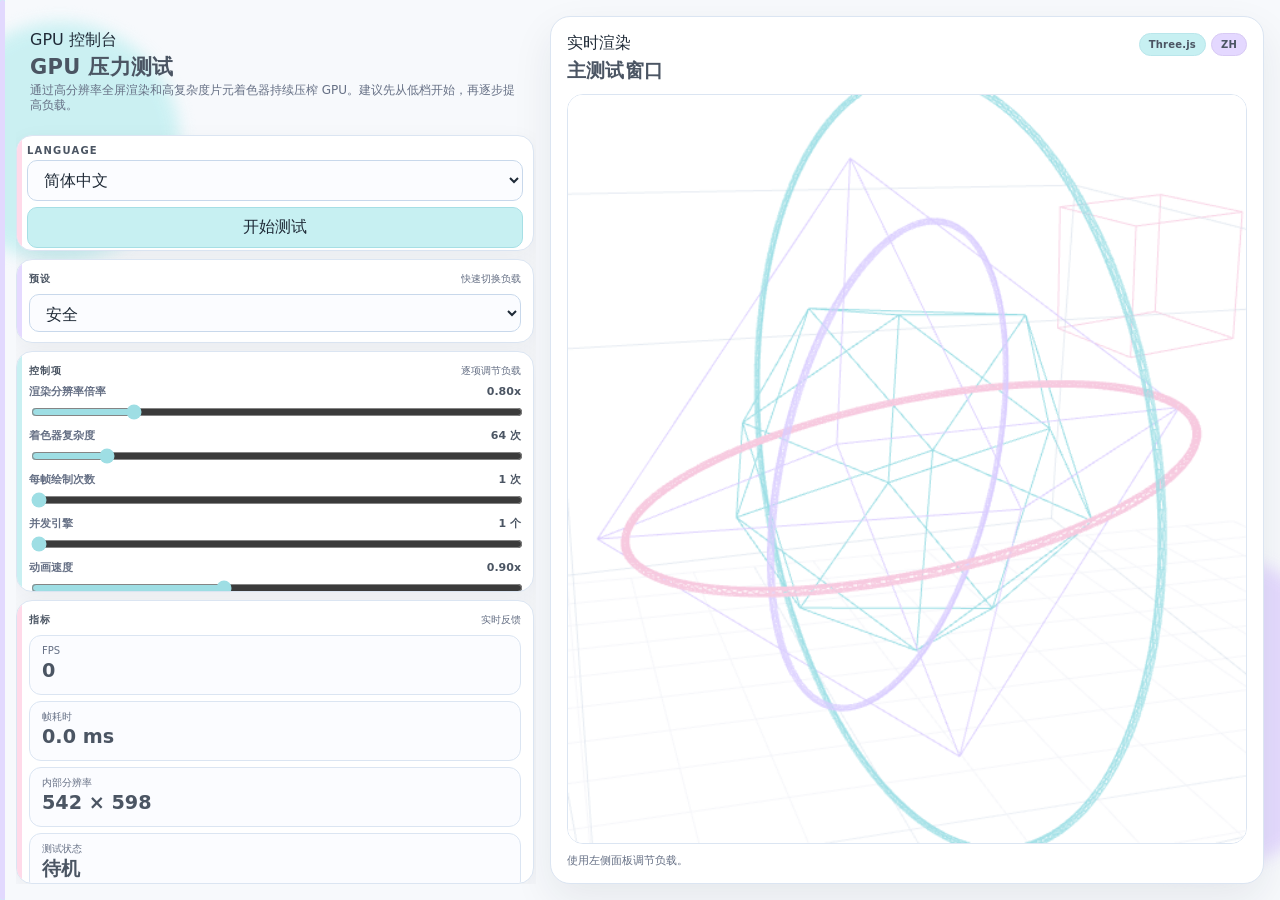
<file: gpu-stress-test.html>
<!doctype html>
<html lang="zh-CN">
<head>
  <meta charset="utf-8" />
  <meta name="viewport" content="width=device-width, initial-scale=1, viewport-fit=cover" />
  <title>GPU 压力测试</title>
  <style>
    :root {
      color-scheme: light;
      --bg: #f7f9fc;
      --surface: #ffffff;
      --surface-soft: #fbfcff;
      --surface-tint: #f6fbff;
      --line: #dbe5f2;
      --line-strong: #c8d8eb;
      --text: #1f2a37;
      --muted: #667085;
      --accent-cyan: #c7f0f2;
      --accent-purple: #e4d8ff;
      --accent-pink: #ffd9e8;
      --accent-ink: #4b5563;
      --shadow: 0 16px 40px rgba(31, 42, 55, 0.08);
      --shadow-soft: 0 8px 24px rgba(31, 42, 55, 0.06);
    }

    * {
      box-sizing: border-box;
    }

    html, body {
      width: 100%;
      height: 100%;
      margin: 0;
      overflow: hidden;
      background: var(--bg);
      color: var(--text);
      font-family: "Segoe UI", "Microsoft YaHei UI", system-ui, sans-serif;
    }

    #app {
      position: relative;
      width: 100%;
      height: 100%;
      isolation: isolate;
    }

    #app::before,
    #app::after {
      content: "";
      position: absolute;
      border-radius: 999px;
      pointer-events: none;
      z-index: 0;
      filter: blur(8px);
      opacity: 0.9;
    }

    #app::before {
      width: 240px;
      height: 240px;
      left: -60px;
      top: 22px;
      background: var(--accent-cyan);
    }

    #app::after {
      width: 320px;
      height: 320px;
      right: -80px;
      bottom: 28px;
      background: var(--accent-purple);
    }

    canvas {
      display: block;
      width: 100%;
      height: 100%;
      image-rendering: auto;
      cursor: crosshair;
      position: relative;
      z-index: 1;
    }

    .overlay {
      position: absolute;
      inset: 0;
      pointer-events: none;
      display: flex;
      flex-direction: column;
      justify-content: space-between;
      padding: 18px;
      gap: 16px;
      z-index: 2;
    }

    .topbar,
    .panel {
      pointer-events: auto;
      background: var(--surface);
      border: 1px solid var(--line);
      box-shadow: var(--shadow);
      border-radius: 18px;
    }

    .topbar {
      padding: 16px 18px;
      display: flex;
      flex-wrap: wrap;
      align-items: center;
      justify-content: space-between;
      gap: 14px;
      box-shadow: var(--shadow-soft);
    }

    .brand {
      display: grid;
      gap: 2px;
    }

    .brand h1 {
      margin: 0;
      font-size: clamp(16px, 1.7vw, 21px);
      letter-spacing: 0.015em;
      color: var(--accent-ink);
    }

    .brand p {
      margin: 0;
      color: var(--muted);
      font-size: 12px;
      line-height: 1.25;
      max-width: 64ch;
    }

    .actions {
      display: flex;
      flex-wrap: wrap;
      gap: 10px;
      align-items: center;
      justify-content: flex-end;
    }

    button,
    select,
    input[type="range"] {
      font: inherit;
    }

    button,
    select {
      border: 1px solid var(--line-strong);
      border-radius: 10px;
      background: var(--surface-soft);
      color: var(--text);
      padding: 9px 12px;
      min-height: 38px;
      outline: none;
      white-space: nowrap;
    }

    button {
      cursor: pointer;
      transition: transform 140ms ease, border-color 140ms ease, box-shadow 140ms ease, background 140ms ease;
    }

    button:hover {
      transform: translateY(-1px);
      border-color: #a8d8dc;
      box-shadow: var(--shadow-soft);
    }

    button.primary {
      background: var(--accent-cyan);
      border-color: #a6dfe5;
    }

    button.danger {
      background: var(--accent-pink);
      border-color: #f0b8cf;
    }

    .grid {
      width: min(100%, 860px);
      display: grid;
      grid-template-columns: repeat(2, minmax(0, 1fr));
      gap: 8px;
    }

    .panel {
      padding: 12px;
      box-shadow: var(--shadow-soft);
    }

    .field {
      display: grid;
      gap: 4px;
    }

    .field label {
      display: grid;
      grid-template-columns: minmax(0, 1fr) auto;
      align-items: center;
      gap: 8px;
      color: var(--muted);
      font-size: 11px;
      font-weight: 600;
      line-height: 1.1;
    }

    .field strong {
      color: var(--accent-ink);
      font-weight: 600;
    }

    input[type="range"] {
      width: 100%;
      accent-color: #9edee4;
    }

    .stats {
      display: grid;
      grid-template-columns: 1fr;
      gap: 6px;
    }

    .stat {
      padding: 10px 12px;
      border-radius: 12px;
      background: var(--surface-soft);
      border: 1px solid var(--line);
      min-height: 60px;
      display: grid;
      align-content: start;
      gap: 4px;
    }

    .stat .k {
      display: block;
      font-size: 10px;
      color: var(--muted);
      line-height: 1.05;
    }

    .stat .v {
      font-size: clamp(15px, 1.5vw, 20px);
      font-weight: 700;
      line-height: 1;
      font-variant-numeric: tabular-nums;
      color: var(--accent-ink);
      white-space: normal;
      overflow-wrap: anywhere;
    }

    .footer {
      pointer-events: auto;
      display: flex;
      align-items: end;
      justify-content: space-between;
      gap: 6px;
      flex-wrap: wrap;
    }

    .hint {
      max-width: 72ch;
      font-size: 11px;
      line-height: 1.25;
      color: var(--muted);
      background: var(--surface-soft);
      border: 1px solid var(--line);
      border-radius: 12px;
      padding: 8px 10px;
    }

    .status {
      min-width: 0;
      width: 100%;
      text-align: left;
      padding: 8px 10px;
      border-radius: 12px;
      border: 1px solid #d7dff0;
      background: var(--surface-tint);
    }

    .status .label {
      display: block;
      font-size: 10px;
      color: var(--muted);
      margin-bottom: 1px;
      line-height: 1.05;
    }

    .status .value {
      font-size: 15px;
      font-weight: 700;
      color: var(--accent-ink);
      line-height: 1.05;
    }

    @media (max-width: 860px) {
      .footer {
        align-items: stretch;
      }

      .status {
        text-align: left;
      }
    }

    @media (max-width: 560px) {
      .overlay {
        padding: 12px;
      }

      .topbar {
        padding: 14px;
      }
    }

    .shell {
      position: relative;
      z-index: 2;
      display: grid;
      grid-template-columns: minmax(440px, 520px) minmax(0, 1fr);
      gap: 14px;
      height: 100%;
      padding: 16px;
    }

    .sidebar {
      min-height: 0;
      display: flex;
      flex-direction: column;
      gap: 8px;
      overflow: auto;
      padding-right: 2px;
    }

    .brand-card {
      padding: 14px;
    }

    .card {
      pointer-events: auto;
      position: relative;
      overflow: hidden;
      background: var(--surface);
      border: 1px solid var(--line);
      border-radius: 16px;
      box-shadow: var(--shadow-soft);
      padding: 12px;
      display: grid;
      gap: 8px;
    }

    .brand-card::before,
    .action-card::before,
    .preset-card::before,
    .controls-card::before,
    .metrics-card::before,
    .stage-card::before {
      content: "";
      position: absolute;
      inset: 0 auto 0 0;
      width: 5px;
      border-radius: inherit;
      opacity: 0.95;
    }

    .brand-card::before {
      background: var(--accent-cyan);
    }

    .action-card::before,
    .metrics-card::before {
      background: var(--accent-pink);
    }

    .preset-card::before,
    .stage-card::before {
      background: var(--accent-purple);
    }

    .controls-card::before {
      background: var(--accent-cyan);
    }

    .action-card {
      padding: 10px;
    }

    .action-row {
      display: grid;
      grid-template-columns: 1fr;
      gap: 6px;
    }

    .language-field {
      display: grid;
      gap: 4px;
    }

    .language-label {
      font-size: 10px;
      font-weight: 700;
      letter-spacing: 0.12em;
      text-transform: uppercase;
      color: var(--accent-ink);
      line-height: 1;
    }

    .action-row > * {
      width: 100%;
      min-width: 0;
    }

    .section-head {
      display: flex;
      align-items: center;
      justify-content: space-between;
      gap: 6px;
      min-width: 0;
    }

    .section-title {
      font-size: 10px;
      font-weight: 800;
      letter-spacing: 0.12em;
      text-transform: uppercase;
      color: var(--accent-ink);
    }

    .section-subtitle {
      font-size: 10px;
      color: var(--muted);
      text-align: right;
      line-height: 1.05;
      white-space: nowrap;
      overflow: hidden;
      text-overflow: ellipsis;
      min-width: 0;
    }

    .controls-grid {
      width: 100%;
      grid-template-columns: 1fr;
      gap: 8px;
    }

    .field label {
      grid-template-columns: minmax(0, 1fr) auto;
      align-items: center;
    }

    .field label span {
      min-width: 0;
      white-space: nowrap;
      overflow: hidden;
      text-overflow: ellipsis;
    }

    .field label strong {
      white-space: nowrap;
    }

    .stage {
      min-height: 0;
      display: flex;
    }

    .stage-card {
      flex: 1;
      min-height: 0;
      display: flex;
      flex-direction: column;
      gap: 10px;
      padding: 16px;
      background: var(--surface);
      border: 1px solid var(--line);
      border-radius: 20px;
      box-shadow: var(--shadow);
    }

    .stage-head {
      display: flex;
      justify-content: space-between;
      align-items: flex-start;
      gap: 12px;
    }

    .stage-title {
      margin-top: 4px;
      font-size: 19px;
      font-weight: 700;
      color: var(--accent-ink);
      letter-spacing: 0.01em;
    }

    .stage-badges {
      display: flex;
      gap: 5px;
      flex-wrap: wrap;
      justify-content: flex-end;
    }

    .badge {
      display: inline-flex;
      align-items: center;
      justify-content: center;
      padding: 5px 9px;
      border-radius: 999px;
      border: 1px solid var(--line);
      background: var(--surface-soft);
      color: var(--accent-ink);
      font-size: 10px;
      font-weight: 700;
      letter-spacing: 0.02em;
    }

    #stageModeText {
      background: var(--accent-cyan);
      border-color: #b9e6eb;
    }

    #stageLangText {
      background: var(--accent-purple);
      border-color: #d8caf4;
    }

    .canvas-frame {
      flex: 1;
      min-height: 0;
      border: 1px solid var(--line);
      border-radius: 16px;
      background: #ffffff;
      overflow: hidden;
      position: relative;
      box-shadow: inset 0 1px 0 rgba(255, 255, 255, 0.9);
    }

    canvas {
      position: relative;
      z-index: 1;
      display: block;
      width: 100%;
      height: 100%;
      image-rendering: auto;
      cursor: crosshair;
      background: #ffffff;
    }

    .stage-foot {
      display: flex;
      align-items: center;
      justify-content: space-between;
      gap: 6px;
      flex-wrap: wrap;
    }

    .stage-note {
      color: var(--muted);
      font-size: 11px;
      line-height: 1.2;
    }

    .status {
      margin-top: auto;
    }

    .button-inline {
      min-width: 0;
    }

    @media (max-width: 1100px) {
      .shell {
        grid-template-columns: minmax(400px, 460px) minmax(0, 1fr);
      }
    }

    @media (max-width: 900px) {
      body {
        overflow: auto;
      }

      #app {
        min-height: 100%;
        overflow: auto;
      }

      .shell {
        height: auto;
        min-height: 100%;
        grid-template-columns: 1fr;
        grid-template-rows: auto minmax(520px, 1fr);
      }

      .sidebar {
        max-height: 46vh;
      }

      .stage-card {
        min-height: 520px;
      }

      .action-row {
        grid-template-columns: 1fr;
      }
    }

    ::selection {
      background: var(--accent-purple);
      color: var(--text);
    }
  </style>
</head>
<body>
  <div id="app">
    <div class="shell">
      <aside class="sidebar">
        <div class="brand brand-card">
          <div class="eyebrow" id="pageEyebrow">GPU Control Room</div>
          <h1 id="pageTitle">GPU 压力测试</h1>
          <p id="pageSubtitle">通过高分辨率全屏渲染和高复杂度片元着色器持续压榨 GPU。建议先从低档开始，再逐步提高负载。</p>
        </div>

        <div class="card action-card">
          <div class="action-row">
            <div class="language-field">
              <span class="language-label">Language</span>
              <select id="languageSelect" aria-label="Language">
              <option value="zh-CN">简体中文</option>
              <option value="en">English</option>
              <option value="ja">日本語</option>
              </select>
            </div>
            <button id="toggleBtn" class="primary">开始测试</button>
          </div>
        </div>

        <div class="card preset-card">
          <div class="section-head">
            <span class="section-title" id="presetLabelText">预设</span>
            <span class="section-subtitle" id="presetHintText">快速切换负载</span>
          </div>
          <select id="preset">
            <option value="safe" selected>安全</option>
            <option value="medium">中等</option>
            <option value="extreme">极限</option>
            <option value="ultra">超压</option>
          </select>
        </div>

        <div class="card controls-card">
          <div class="section-head">
            <span class="section-title" id="controlsLabelText">控制项</span>
            <span class="section-subtitle" id="controlsHintText">逐项调节负载</span>
          </div>
          <div class="grid controls-grid">
            <div class="field">
              <label><span id="resolutionLabelText">渲染分辨率倍率</span><strong id="resLabel">1.00x</strong></label>
              <input id="resolution" type="range" min="0.5" max="2" step="0.05" value="0.8" />
            </div>
            <div class="field">
              <label><span id="complexityLabelText">着色器复杂度</span><strong id="complexityLabel">64 次</strong></label>
              <input id="complexity" type="range" min="32" max="256" step="1" value="64" />
            </div>
            <div class="field">
              <label><span id="passesLabelText">每帧绘制次数</span><strong id="passesLabel">1 次</strong></label>
              <input id="passes" type="range" min="1" max="8" step="1" value="1" />
            </div>
            <div class="field">
              <label><span id="enginesLabelText">并发引擎</span><strong id="engineCountLabel">1 个</strong></label>
              <input id="engines" type="range" min="1" max="2" step="1" value="1" />
            </div>
            <div class="field">
              <label><span id="speedLabelText">动画速度</span><strong id="speedLabel">0.90x</strong></label>
              <input id="speed" type="range" min="0.2" max="2" step="0.05" value="0.9" />
            </div>
          </div>
        </div>

        <div class="card metrics-card">
          <div class="section-head">
            <span class="section-title" id="metricsLabelText">指标</span>
            <span class="section-subtitle" id="metricsHintText">实时反馈</span>
          </div>
          <div class="stats">
            <div class="stat"><span class="k" id="fpsLabelText">FPS</span><span class="v" id="fps">0</span></div>
            <div class="stat"><span class="k" id="frameMsLabelText">帧耗时</span><span class="v" id="frameMs">0.0 ms</span></div>
            <div class="stat"><span class="k" id="internalSizeLabelText">内部分辨率</span><span class="v" id="internalSize">0 × 0</span></div>
            <div class="stat"><span class="k" id="renderStateLabelText">测试状态</span><span class="v" id="renderState">待机</span></div>
          </div>
        </div>

      </aside>

      <main class="stage">
        <section class="stage-card">
          <div class="stage-head">
            <div>
              <div class="eyebrow" id="stageEyebrow">Live Render</div>
              <div class="stage-title" id="stageTitleText">主测试窗口</div>
            </div>
            <div class="stage-badges">
              <span class="badge" id="stageModeText">Three.js</span>
              <span class="badge" id="stageLangText">ZH</span>
            </div>
          </div>
          <div class="canvas-frame">
            <canvas id="gl"></canvas>
          </div>
          <div class="stage-foot">
            <div class="stage-note" id="stageNoteText">Use the left panel to tune load.</div>
          </div>
        </section>
      </main>
    </div>
  </div>

  <script src="./three.min.js"></script>
  <script>
    (() => {
      const canvas = document.getElementById('gl');
      const toggleBtn = document.getElementById('toggleBtn');
      const preset = document.getElementById('preset');
      const langSelect = document.getElementById('languageSelect');
      const resolution = document.getElementById('resolution');
      const complexity = document.getElementById('complexity');
      const passes = document.getElementById('passes');
      const engines = document.getElementById('engines');
      const speed = document.getElementById('speed');
      const pageTitle = document.getElementById('pageTitle');
      const pageSubtitle = document.getElementById('pageSubtitle');
      const pageEyebrow = document.getElementById('pageEyebrow');
      const presetLabelText = document.getElementById('presetLabelText');
      const presetHintText = document.getElementById('presetHintText');
      const controlsLabelText = document.getElementById('controlsLabelText');
      const controlsHintText = document.getElementById('controlsHintText');
      const metricsLabelText = document.getElementById('metricsLabelText');
      const metricsHintText = document.getElementById('metricsHintText');
      const resolutionLabelText = document.getElementById('resolutionLabelText');
      const complexityLabelText = document.getElementById('complexityLabelText');
      const passesLabelText = document.getElementById('passesLabelText');
      const enginesLabelText = document.getElementById('enginesLabelText');
      const speedLabelText = document.getElementById('speedLabelText');
      const fpsLabelText = document.getElementById('fpsLabelText');
      const frameMsLabelText = document.getElementById('frameMsLabelText');
      const internalSizeLabelText = document.getElementById('internalSizeLabelText');
      const renderStateLabelText = document.getElementById('renderStateLabelText');
      const stageEyebrow = document.getElementById('stageEyebrow');
      const stageTitleText = document.getElementById('stageTitleText');
      const stageModeText = document.getElementById('stageModeText');
      const stageLangText = document.getElementById('stageLangText');
      const stageNoteText = document.getElementById('stageNoteText');
      const resLabel = document.getElementById('resLabel');
      const complexityLabel = document.getElementById('complexityLabel');
      const passesLabel = document.getElementById('passesLabel');
      const engineCountLabel = document.getElementById('engineCountLabel');
      const speedLabel = document.getElementById('speedLabel');
      const fpsEl = document.getElementById('fps');
      const frameMsEl = document.getElementById('frameMs');
      const internalSizeEl = document.getElementById('internalSize');
      const renderStateEl = document.getElementById('renderState');
      const statusTextEl = document.getElementById('statusText');

      const i18n = {
        'zh-CN': {
          htmlLang: 'zh-CN',
          title: 'GPU 压力测试',
          eyebrow: 'GPU 控制台',
          subtitle: '通过高分辨率全屏渲染和高复杂度片元着色器持续压榨 GPU。建议先从低档开始，再逐步提高负载。',
          buttons: { start: '开始测试', pause: '暂停测试', fullscreen: '全屏', reset: '停止并重置' },
          presetTitle: '预设',
          presetHint: '快速切换负载',
          controlsTitle: '控制项',
          controlsHint: '逐项调节负载',
          metricsTitle: '指标',
          metricsHint: '实时反馈',
          labels: {
            resolution: '渲染分辨率倍率',
            complexity: '着色器复杂度',
            passes: '每帧绘制次数',
            engines: '并发引擎',
            speed: '动画速度',
            fps: 'FPS',
            frameMs: '帧耗时',
            internalSize: '内部分辨率',
            renderState: '测试状态'
          },
          presets: { safe: '安全', medium: '中等', extreme: '极限', ultra: '超压' },
          state: { standby: '待机', running: '运行中', paused: '已暂停', reset: '已重置', unavailable: '不可用', error: '错误' },
          suffix: { complexity: '次', passes: '次', engines: '个' },
          stage: { eyebrow: '实时渲染', title: '主测试窗口', mode: 'Three.js', lang: 'ZH', note: '使用左侧面板调节负载。' },
          status: {
            ready: '按“开始测试”启动压测',
            updated: count => `参数已更新，${count} 个引擎待命。`,
            running: count => `正在压测中，${count} 个引擎并发运行。`,
            paused: '测试已暂停，画面保持静止。',
            load: (load, engines, complexity, passes) => `估算负载：${load}% ，${engines} 个引擎，复杂度 ${complexity}，离屏轮数 ${passes}。`,
            background: '页面切换到后台，浏览器可能会降低刷新率。',
            notSupported: '当前浏览器不支持 Three.js / WebGL',
            compileFailed: msg => `着色器编译失败：${msg}`,
            fullscreenFailed: msg => `全屏失败：${msg}`
          }
        },
        en: {
          htmlLang: 'en',
          title: 'GPU Stress Test',
          eyebrow: 'GPU Control Room',
          subtitle: 'This page pushes the GPU with a heavy WebGL workload. Start from the safe preset and increase gradually.',
          buttons: { start: 'Start Test', pause: 'Pause Test', fullscreen: 'Fullscreen', reset: 'Stop and Reset' },
          presetTitle: 'Presets',
          presetHint: 'Switch load quickly',
          controlsTitle: 'Controls',
          controlsHint: 'Tune each parameter',
          metricsTitle: 'Metrics',
          metricsHint: 'Live feedback',
          labels: {
            resolution: 'Resolution Scale',
            complexity: 'Shader Complexity',
            passes: 'Draw Passes',
            engines: 'Concurrent Engines',
            speed: 'Animation Speed',
            fps: 'FPS',
            frameMs: 'Frame Time',
            internalSize: 'Internal Resolution',
            renderState: 'Status'
          },
          presets: { safe: 'Safe', medium: 'Medium', extreme: 'Extreme', ultra: 'Ultra' },
          state: { standby: 'Standby', running: 'Running', paused: 'Paused', reset: 'Reset', unavailable: 'Unavailable', error: 'Error' },
          suffix: { complexity: 'iterations', passes: 'passes', engines: 'engines' },
          stage: { eyebrow: 'Live Render', title: 'Main Test Window', mode: 'Three.js', lang: 'EN', note: 'Use the left panel to tune load.' },
          status: {
            ready: 'Press "Start Test" to begin.',
            updated: count => `Settings updated, ${count} engine${count === 1 ? '' : 's'} ready.`,
            running: count => `Running with ${count} engine${count === 1 ? '' : 's'}.`,
            paused: 'Test paused. The frame is frozen.',
            load: (load, engines, complexity, passes) => `Estimated load: ${load}% , ${engines} engine${engines === 1 ? '' : 's'}, complexity ${complexity}, offscreen passes ${passes}.`,
            background: 'The page is in the background; the browser may reduce the refresh rate.',
            notSupported: 'This browser does not support Three.js / WebGL',
            compileFailed: msg => `Shader compilation failed: ${msg}`,
            fullscreenFailed: msg => `Fullscreen failed: ${msg}`
          }
        },
        ja: {
          htmlLang: 'ja',
          title: 'GPU ストレステスト',
          eyebrow: 'GPU コントロールルーム',
          subtitle: 'このページは高負荷の WebGL ワークロードで GPU に強い負荷をかけます。まずは安全な設定から始めてください。',
          buttons: { start: 'テスト開始', pause: '一時停止', fullscreen: '全画面', reset: '停止してリセット' },
          presetTitle: 'プリセット',
          presetHint: '負荷を素早く切替',
          controlsTitle: 'コントロール',
          controlsHint: '各項目を調整',
          metricsTitle: 'メトリクス',
          metricsHint: 'リアルタイム表示',
          labels: {
            resolution: 'レンダリング倍率',
            complexity: 'シェーダー複雑度',
            passes: '1フレームの描画回数',
            engines: '同時エンジン数',
            speed: 'アニメ速度',
            fps: 'FPS',
            frameMs: 'フレーム時間',
            internalSize: '内部解像度',
            renderState: '状態'
          },
          presets: { safe: '安全', medium: '中間', extreme: '高負荷', ultra: '超負荷' },
          state: { standby: '待機', running: '実行中', paused: '一時停止', reset: 'リセット済み', unavailable: '利用不可', error: 'エラー' },
          suffix: { complexity: '回', passes: '回', engines: '個' },
          stage: { eyebrow: 'リアルタイム描画', title: 'メインテストウィンドウ', mode: 'Three.js', lang: 'JA', note: '左パネルで負荷を調整します。' },
          status: {
            ready: '「テスト開始」を押して負荷を開始します。',
            updated: count => `設定を更新しました。${count} 個のエンジンが待機しています。`,
            running: count => `${count} 個のエンジンで実行中です。`,
            paused: 'テストは一時停止中です。画面は静止しています。',
            load: (load, engines, complexity, passes) => `推定負荷: ${load}%、${engines} 個のエンジン、複雑度 ${complexity}、オフスクリーン回数 ${passes}。`,
            background: 'ページがバックグラウンドに移動しました。ブラウザが更新頻度を下げる場合があります。',
            notSupported: 'このブラウザは Three.js / WebGL をサポートしていません',
            compileFailed: msg => `シェーダーのコンパイルに失敗しました: ${msg}`,
            fullscreenFailed: msg => `全画面表示に失敗しました: ${msg}`
          }
        }
      };

      const auxHost = document.createElement('div');
      auxHost.style.position = 'absolute';
      auxHost.style.left = '-20000px';
      auxHost.style.top = '0';
      auxHost.style.width = '1px';
      auxHost.style.height = '1px';
      auxHost.style.overflow = 'hidden';
      auxHost.style.pointerEvents = 'none';
      document.body.appendChild(auxHost);

      const config = {
        dpr: Math.max(1, Math.min(window.devicePixelRatio || 1, 3)),
        resScale: Number(resolution.value),
        complexity: Number(complexity.value),
        passes: Number(passes.value),
        engineCount: Number(engines.value),
        speed: Number(speed.value)
      };

      const state = {
        running: false,
        raf: 0,
        batchTimer: 0,
        batchToken: 0,
        batchActive: false,
        batchIndex: 0,
        batchNow: 0,
        batchStart: 0,
        lastFrame: performance.now(),
        smoothMs: 0,
        frameCount: 0,
        fpsLast: performance.now(),
        fps: 0,
        currentEngineCount: 0,
        renderState: 'standby',
        statusKind: 'ready',
        statusArgs: []
      };

      let currentLanguage = i18n[langSelect.value] ? langSelect.value : 'zh-CN';
      let locale = i18n[currentLanguage];

      function setLanguage(language) {
        currentLanguage = i18n[language] ? language : 'zh-CN';
        locale = i18n[currentLanguage];
        langSelect.value = currentLanguage;
        document.documentElement.lang = locale.htmlLang;
        document.title = locale.title;
        pageEyebrow.textContent = locale.eyebrow;
        pageTitle.textContent = locale.title;
        pageSubtitle.textContent = locale.subtitle;
        presetLabelText.textContent = locale.presetTitle;
        presetHintText.textContent = locale.presetHint;
        controlsLabelText.textContent = locale.controlsTitle;
        controlsHintText.textContent = locale.controlsHint;
        metricsLabelText.textContent = locale.metricsTitle;
        metricsHintText.textContent = locale.metricsHint;
        resolutionLabelText.textContent = locale.labels.resolution;
        complexityLabelText.textContent = locale.labels.complexity;
        passesLabelText.textContent = locale.labels.passes;
        enginesLabelText.textContent = locale.labels.engines;
        speedLabelText.textContent = locale.labels.speed;
        fpsLabelText.textContent = locale.labels.fps;
        frameMsLabelText.textContent = locale.labels.frameMs;
        internalSizeLabelText.textContent = locale.labels.internalSize;
        renderStateLabelText.textContent = locale.labels.renderState;
        stageEyebrow.textContent = locale.stage.eyebrow;
        stageTitleText.textContent = locale.stage.title;
        stageModeText.textContent = locale.stage.mode;
        stageLangText.textContent = locale.stage.lang;
        stageNoteText.textContent = locale.stage.note;
        preset.options[0].textContent = locale.presets.safe;
        preset.options[1].textContent = locale.presets.medium;
        preset.options[2].textContent = locale.presets.extreme;
        preset.options[3].textContent = locale.presets.ultra;
        updateToggleButton();
        updateLabels();
        renderStateEl.textContent = locale.state[state.renderState] || locale.state.standby;
        renderStatusFromState();
      }

      function updateToggleButton() {
        toggleBtn.textContent = state.running ? locale.buttons.pause : locale.buttons.start;
      }

      function formatCount(value, unit) {
        return `${value} ${unit}`;
      }

      function updateLabels() {
        resLabel.textContent = config.resScale.toFixed(2) + 'x';
        complexityLabel.textContent = formatCount(config.complexity, locale.suffix.complexity);
        passesLabel.textContent = formatCount(config.passes, locale.suffix.passes);
        engineCountLabel.textContent = formatCount(config.engineCount, locale.suffix.engines);
        speedLabel.textContent = config.speed.toFixed(2) + 'x';
      }

      function renderStatusFromState() {
        if (!renderStateEl || !statusTextEl) {
          return;
        }
        const messages = locale.status;
        const kind = state.statusKind;
        const args = state.statusArgs;
        switch (kind) {
          case 'ready':
            statusTextEl.textContent = messages.ready;
            break;
          case 'updated':
            statusTextEl.textContent = messages.updated(args[0]);
            break;
          case 'running':
            statusTextEl.textContent = messages.running(args[0]);
            break;
          case 'paused':
            statusTextEl.textContent = messages.paused;
            break;
          case 'load':
            statusTextEl.textContent = messages.load(args[0], args[1], args[2], args[3]);
            break;
          case 'background':
            statusTextEl.textContent = messages.background;
            break;
          case 'notSupported':
            statusTextEl.textContent = messages.notSupported;
            break;
          case 'compileFailed':
            statusTextEl.textContent = messages.compileFailed(args[0]);
            break;
          case 'fullscreenFailed':
            statusTextEl.textContent = messages.fullscreenFailed(args[0]);
            break;
          default:
            statusTextEl.textContent = String(kind);
        }
      }

      function setStatus(kind, ...args) {
        state.statusKind = kind;
        state.statusArgs = args;
        renderStatusFromState();
      }

      function setRenderState(kind) {
        state.renderState = kind;
        renderStateEl.textContent = locale.state[kind] || locale.state.standby;
      }

      function createThreeStage(stageCanvas) {
        if (!window.THREE) {
          return null;
        }

        const renderer = new THREE.WebGLRenderer({
          canvas: stageCanvas,
          alpha: false,
          antialias: true,
          depth: true,
          stencil: false,
          preserveDrawingBuffer: false,
          powerPreference: 'high-performance'
        });

        if ('outputColorSpace' in renderer && THREE.SRGBColorSpace) {
          renderer.outputColorSpace = THREE.SRGBColorSpace;
        } else if ('outputEncoding' in renderer && THREE.sRGBEncoding !== undefined) {
          renderer.outputEncoding = THREE.sRGBEncoding;
        }

        renderer.setClearColor(0xffffff, 1);
        renderer.setPixelRatio(1);

        const scene = new THREE.Scene();
        scene.background = new THREE.Color(0xffffff);

        const camera = new THREE.PerspectiveCamera(34, 1, 0.1, 100);
        camera.position.set(0.15, 0.2, 7.4);
        camera.lookAt(0, 0, 0);

        const root = new THREE.Group();
        scene.add(root);

        const colors = {
          cyan: 0x99dde4,
          purple: 0xd9ccff,
          pink: 0xf7c9df,
          slate: 0xc7d2e3
        };

        const lineMaterial = (color, opacity) => new THREE.LineBasicMaterial({
          color,
          transparent: opacity < 1,
          opacity,
          depthTest: true,
          depthWrite: false
        });

        const core = new THREE.LineSegments(
          new THREE.EdgesGeometry(new THREE.IcosahedronGeometry(1.18, 0)),
          lineMaterial(colors.cyan, 0.96)
        );

        const shell = new THREE.LineSegments(
          new THREE.EdgesGeometry(new THREE.OctahedronGeometry(1.86, 0)),
          lineMaterial(colors.purple, 0.88)
        );

        const frame = new THREE.LineSegments(
          new THREE.EdgesGeometry(new THREE.BoxGeometry(4.3, 2.8, 4.3)),
          lineMaterial(colors.slate, 0.42)
        );

        const innerRing = new THREE.Mesh(
          new THREE.TorusGeometry(1.72, 0.022, 6, 160),
          new THREE.MeshBasicMaterial({ color: colors.pink, wireframe: true, transparent: true, opacity: 0.8 })
        );

        const outerRing = new THREE.Mesh(
          new THREE.TorusGeometry(2.28, 0.018, 6, 160),
          new THREE.MeshBasicMaterial({ color: colors.cyan, wireframe: true, transparent: true, opacity: 0.42 })
        );

        const sideRing = new THREE.Mesh(
          new THREE.TorusGeometry(1.48, 0.016, 6, 160),
          new THREE.MeshBasicMaterial({ color: colors.purple, wireframe: true, transparent: true, opacity: 0.56 })
        );

        const grid = new THREE.GridHelper(12, 18, 0xcfd9e6, 0xe6ebf2);
        grid.position.y = -2.4;
        if (Array.isArray(grid.material)) {
          for (const material of grid.material) {
            material.transparent = true;
            material.opacity = 0.38;
          }
        } else {
          grid.material.transparent = true;
          grid.material.opacity = 0.38;
        }

        root.add(frame, grid, core, shell, innerRing, outerRing, sideRing);

        const accent = new THREE.LineSegments(
          new THREE.EdgesGeometry(new THREE.BoxGeometry(0.86, 0.86, 0.86)),
          lineMaterial(colors.pink, 0.78)
        );
        accent.position.set(1.95, 1.08, -0.75);
        root.add(accent);

        function resize(width, height) {
          if (!width || !height) {
            return;
          }
          renderer.setSize(width, height, false);
          camera.aspect = width / height;
          camera.updateProjectionMatrix();
        }

        function render(now) {
          const t = now * 0.00028 * Math.max(0.2, config.speed);
          root.rotation.x = 0.16 + Math.sin(t * 0.62) * 0.08;
          root.rotation.y = t * 0.55;
          root.rotation.z = Math.sin(t * 0.34) * 0.05;
          core.rotation.x = t * 0.48;
          core.rotation.y = -t * 0.36;
          shell.rotation.x = -t * 0.21;
          shell.rotation.z = t * 0.27;
          frame.rotation.x = 0.12 + Math.sin(t * 0.26) * 0.03;
          frame.rotation.y = t * 0.12;
          innerRing.rotation.x = Math.PI * 0.5 + Math.sin(t * 0.5) * 0.08;
          innerRing.rotation.y = t * 0.38;
          outerRing.rotation.y = Math.PI * 0.5 + t * 0.44;
          outerRing.rotation.z = Math.sin(t * 0.22) * 0.07;
          sideRing.rotation.x = t * 0.31;
          sideRing.rotation.y = Math.PI * 0.25 + Math.sin(t * 0.28) * 0.09;
          accent.rotation.set(t * 0.25, t * 0.34, t * 0.12);
          camera.position.x = Math.sin(t * 0.18) * 0.22;
          camera.position.y = 0.18 + Math.cos(t * 0.22) * 0.08;
          camera.position.z = 7.4;
          camera.lookAt(0, 0, 0);
          renderer.render(scene, camera);
        }

        function dispose() {
          renderer.dispose();
          core.geometry.dispose();
          shell.geometry.dispose();
          frame.geometry.dispose();
          innerRing.geometry.dispose();
          outerRing.geometry.dispose();
          sideRing.geometry.dispose();
          accent.geometry.dispose();
          core.material.dispose();
          shell.material.dispose();
          frame.material.dispose();
          innerRing.material.dispose();
          outerRing.material.dispose();
          sideRing.material.dispose();
          accent.material.dispose();
          grid.geometry.dispose();
          if (Array.isArray(grid.material)) {
            for (const material of grid.material) {
              material.dispose();
            }
          } else {
            grid.material.dispose();
          }
        }

        return {
          renderer,
          resize,
          render,
          dispose
        };
      }

      const stageRenderer = createThreeStage(canvas);
      if (!stageRenderer) {
        setStatus('notSupported');
        setRenderState('unavailable');
        toggleBtn.disabled = true;
      }

      const vsSource = `
        attribute vec2 aPosition;
        varying vec2 vUv;
        void main() {
          vUv = aPosition * 0.5 + 0.5;
          gl_Position = vec4(aPosition, 0.0, 1.0);
        }
      `;

      const sceneFsSource = `
        precision highp float;
        varying vec2 vUv;
        uniform vec2 uResolution;
        uniform float uTime;
        uniform float uPass;
        uniform int uComplexity;
        uniform float uSpeed;
        uniform float uSeed;
        uniform sampler2D uPrev;

        float hash(vec2 p) {
          p = fract(p * vec2(123.34, 456.21));
          p += dot(p, p + 78.233);
          return fract(p.x * p.y);
        }

        vec2 hash2(vec2 p) {
          float n = hash(p);
          return vec2(n, hash(p + n + 19.19));
        }

        mat2 rot(float a) {
          float s = sin(a);
          float c = cos(a);
          return mat2(c, -s, s, c);
        }

        vec3 palette(float t) {
          vec3 a = vec3(0.98, 0.99, 1.00);
          vec3 b = vec3(0.14, 0.10, 0.16);
          vec3 c = vec3(0.22, 0.18, 0.24);
          vec3 d = vec3(0.10, 0.08, 0.14);
          return a - b * cos(6.28318 * (c * t + d));
        }

        void main() {
          vec2 uv = vUv * 2.0 - 1.0;
          uv.x *= uResolution.x / max(uResolution.y, 1.0);

          float t = uTime * 0.001 * uSpeed;
          vec2 p = uv;
          vec2 flow = vec2(0.0);
          vec3 col = vec3(0.985, 0.99, 1.0);
          float glowSum = 0.0;
          float ribbonSum = 0.0;
          float nodeSum = 0.0;

          vec2 orbitA = vec2(sin(t * 0.82 + uSeed), cos(t * 0.74 + 0.4 + uSeed)) * 0.46;
          vec2 orbitB = vec2(sin(t * 0.56 + 1.7 + uSeed), cos(t * 0.63 + 0.9)) * 0.34;
          vec2 orbitC = vec2(sin(t * 0.95 + 2.2), cos(t * 0.88 + 1.1 + uSeed)) * 0.24;

          for (int i = 0; i < 384; i++) {
            if (i >= uComplexity) break;
            float fi = float(i);
            float a = t * 0.42 + fi * 0.071 + uPass * 0.19 + uSeed * 0.7;
            vec2 orbit = vec2(
              sin(a * 1.31 + sin(a * 0.41)) * 0.58,
              cos(a * 1.17 + cos(a * 0.37)) * 0.38
            );
            vec2 drift = vec2(
              sin(a * 0.77 + fi * 0.03 + t),
              cos(a * 0.91 - fi * 0.025 - t * 0.7)
            ) * 0.06;
            vec2 center = orbit + drift;
            float radius = 0.14 + 0.03 * sin(a * 2.0);
            float d = length(p - center);
            float glow = exp(-d * d * (18.0 + 4.0 * sin(fi * 0.17 + t)));
            float ring = exp(-abs(d - radius) * (22.0 + 3.0 * cos(fi * 0.11 + t)));
            float ribbon = exp(-abs((p.y - center.y) - sin(p.x * 2.8 + a) * 0.12) * 24.0);
            float node = exp(-d * d * 240.0) * (0.6 + 0.4 * smoothstep(0.10, 0.22, radius));
            vec3 tint = palette(fract(fi * 0.027 + uSeed * 0.13 + 0.08 * sin(t * 0.2)));

            glowSum += glow;
            ribbonSum += ring + ribbon * 0.35;
            nodeSum += node;
            col += tint * (glow * 0.018 + ring * 0.012 + ribbon * 0.004);

            vec2 swirl = rot(0.004 * sin(a) + 0.002 * cos(fi * 0.3)) * p;
            p = mix(p, swirl, 0.06);
            flow += vec2(sin(a + p.y), cos(a - p.x)) * 0.0015;

            if (mod(fi + uPass, 7.0) < 0.45) {
              vec2 duv = clamp(vUv + flow * 0.01 + hash2(center * 3.0) * 0.002, 0.001, 0.999);
              col += texture2D(uPrev, duv).rgb * 0.02;
            }

            if (mod(fi, 11.0) < 0.5) {
              vec2 duv2 = clamp(vUv + vec2(flow.y, -flow.x) * 0.014, 0.001, 0.999);
              col += texture2D(uPrev, duv2).rgb * 0.012;
            }
          }

          float radial = exp(-dot(uv, uv) * 0.62);
          float haloA = exp(-abs(length(uv - orbitA) - 0.28) * 16.0);
          float haloB = exp(-abs(length(uv - orbitB) - 0.20) * 18.0);
          float haloC = exp(-abs(length(uv - orbitC) - 0.15) * 20.0);
          float lattice = pow(0.5 + 0.5 * sin((uv.x * 1.8 + uv.y * 1.2 + t * 0.4) * 4.5), 8.0);
          float ripple = pow(0.5 + 0.5 * sin((length(uv) * 7.0 - t * 2.4)), 6.0);

          vec3 prev = texture2D(uPrev, clamp(vUv, 0.001, 0.999)).rgb;
          col += vec3(0.05, 0.07, 0.08) * radial;
          col += vec3(0.18, 0.12, 0.22) * haloA * 0.28;
          col += vec3(0.12, 0.18, 0.20) * haloB * 0.22;
          col += vec3(0.20, 0.11, 0.15) * haloC * 0.18;
          col += vec3(0.10, 0.11, 0.13) * lattice * 0.08;
          col += vec3(0.10, 0.09, 0.14) * ripple * 0.07;
          col += vec3(0.18, 0.20, 0.22) * glowSum * 0.003;
          col += vec3(0.14, 0.12, 0.17) * ribbonSum * 0.0025;
          col += vec3(0.08, 0.06, 0.08) * nodeSum * 0.004;
          col = mix(col, prev, 0.14);
          col *= 1.0 - smoothstep(0.18, 1.55, length(uv));
          col += hash(gl_FragCoord.xy + t + uSeed) * 0.008;
          gl_FragColor = vec4(pow(max(col, 0.0), vec3(0.98)), 1.0);
        }
      `;

      const presentFsSource = `
        precision highp float;
        varying vec2 vUv;
        uniform sampler2D uTexture;
        uniform vec2 uResolution;
        uniform float uTime;

        vec3 tap(vec2 uv) {
          return texture2D(uTexture, clamp(uv, vec2(0.001), vec2(0.999))).rgb;
        }

        void main() {
          vec2 px = 1.0 / max(uResolution, vec2(1.0));
          vec2 drift = vec2(sin(uTime * 0.0005), cos(uTime * 0.0007)) * px * 0.9;
          vec3 c = vec3(0.0);
          c += tap(vUv) * 0.30;
          c += tap(vUv + px * vec2(1.0, 0.0)) * 0.11;
          c += tap(vUv + px * vec2(-1.0, 0.0)) * 0.11;
          c += tap(vUv + px * vec2(0.0, 1.0)) * 0.11;
          c += tap(vUv + px * vec2(0.0, -1.0)) * 0.11;
          c += tap(vUv + drift) * 0.10;
          c += tap(vUv - drift) * 0.10;
          c += tap(vUv + px * vec2(2.0, 1.0)) * 0.05;
          c += tap(vUv + px * vec2(-2.0, -1.0)) * 0.05;
          c += tap(vUv + px * vec2(1.0, 2.0)) * 0.05;
          c += tap(vUv + px * vec2(-1.0, -2.0)) * 0.05;
          c += tap(vUv + px * vec2(3.0, -2.0)) * 0.03;
          c += tap(vUv + px * vec2(-3.0, 2.0)) * 0.03;
          float vignette = 1.0 - smoothstep(0.14, 1.45, length(vUv * 2.0 - 1.0));
          c = mix(c, vec3(0.99, 0.995, 1.0), 0.10);
          c = pow(max(c, 0.0), vec3(0.985));
          c *= vignette;
          c += (fract(sin(dot(gl_FragCoord.xy + uTime, vec2(12.9898, 78.233))) * 43758.5453) - 0.5) * 0.006;
          gl_FragColor = vec4(c, 1.0);
        }
      `;

      function clamp(value, min, max) {
        return Math.max(min, Math.min(max, value));
      }

      function compileShader(gl, type, source) {
        const shader = gl.createShader(type);
        gl.shaderSource(shader, source);
        gl.compileShader(shader);
        if (!gl.getShaderParameter(shader, gl.COMPILE_STATUS)) {
          const info = gl.getShaderInfoLog(shader);
          gl.deleteShader(shader);
          throw new Error(info || 'Shader compile failed');
        }
        return shader;
      }

      function createProgram(gl, vs, fs) {
        const program = gl.createProgram();
        gl.attachShader(program, compileShader(gl, gl.VERTEX_SHADER, vs));
        gl.attachShader(program, compileShader(gl, gl.FRAGMENT_SHADER, fs));
        gl.linkProgram(program);
        if (!gl.getProgramParameter(program, gl.LINK_STATUS)) {
          const info = gl.getProgramInfoLog(program);
          gl.deleteProgram(program);
          throw new Error(info || 'Program link failed');
        }
        return program;
      }

      function makeHiddenCanvas() {
        const extra = document.createElement('canvas');
        extra.style.position = 'absolute';
        extra.style.left = '-20000px';
        extra.style.top = '0';
        extra.style.width = '1px';
        extra.style.height = '1px';
        extra.style.opacity = '0.001';
        extra.style.pointerEvents = 'none';
        auxHost.appendChild(extra);
        return extra;
      }

      function createEngine(engineCanvas, engineIndex) {
        const gl = engineCanvas.getContext('webgl', {
          alpha: false,
          antialias: false,
          depth: false,
          stencil: false,
          preserveDrawingBuffer: false,
          premultipliedAlpha: false,
          powerPreference: 'high-performance'
        });

        if (!gl) {
          return null;
        }

        const sceneProgram = createProgram(gl, vsSource, sceneFsSource);
        const presentProgram = createProgram(gl, vsSource, presentFsSource);

        const buffer = gl.createBuffer();
        gl.bindBuffer(gl.ARRAY_BUFFER, buffer);
        gl.bufferData(gl.ARRAY_BUFFER, new Float32Array([
          -1, -1,
           3, -1,
          -1,  3
        ]), gl.STATIC_DRAW);

        gl.disable(gl.DEPTH_TEST);
        gl.disable(gl.BLEND);

        const scenePosLoc = gl.getAttribLocation(sceneProgram, 'aPosition');
        const presentPosLoc = gl.getAttribLocation(presentProgram, 'aPosition');
        gl.useProgram(sceneProgram);
        gl.enableVertexAttribArray(scenePosLoc);
        gl.vertexAttribPointer(scenePosLoc, 2, gl.FLOAT, false, 0, 0);
        gl.useProgram(presentProgram);
        gl.enableVertexAttribArray(presentPosLoc);
        gl.vertexAttribPointer(presentPosLoc, 2, gl.FLOAT, false, 0, 0);

        const sceneUni = {
          resolution: gl.getUniformLocation(sceneProgram, 'uResolution'),
          time: gl.getUniformLocation(sceneProgram, 'uTime'),
          pass: gl.getUniformLocation(sceneProgram, 'uPass'),
          complexity: gl.getUniformLocation(sceneProgram, 'uComplexity'),
          speed: gl.getUniformLocation(sceneProgram, 'uSpeed'),
          seed: gl.getUniformLocation(sceneProgram, 'uSeed'),
          prev: gl.getUniformLocation(sceneProgram, 'uPrev')
        };

        const presentUni = {
          texture: gl.getUniformLocation(presentProgram, 'uTexture'),
          resolution: gl.getUniformLocation(presentProgram, 'uResolution'),
          time: gl.getUniformLocation(presentProgram, 'uTime')
        };

        const local = {
          index: engineIndex,
          gl,
          canvas: engineCanvas,
          sceneProgram,
          presentProgram,
          sceneUni,
          presentUni,
          targetWidth: 0,
          targetHeight: 0,
          targets: [],
          seed: 0.73 + engineIndex * 1.91
        };

        function createTarget(width, height) {
          const texture = gl.createTexture();
          gl.bindTexture(gl.TEXTURE_2D, texture);
          gl.texParameteri(gl.TEXTURE_2D, gl.TEXTURE_MIN_FILTER, gl.LINEAR);
          gl.texParameteri(gl.TEXTURE_2D, gl.TEXTURE_MAG_FILTER, gl.LINEAR);
          gl.texParameteri(gl.TEXTURE_2D, gl.TEXTURE_WRAP_S, gl.CLAMP_TO_EDGE);
          gl.texParameteri(gl.TEXTURE_2D, gl.TEXTURE_WRAP_T, gl.CLAMP_TO_EDGE);
          gl.texImage2D(gl.TEXTURE_2D, 0, gl.RGBA, width, height, 0, gl.RGBA, gl.UNSIGNED_BYTE, null);

          const framebuffer = gl.createFramebuffer();
          gl.bindFramebuffer(gl.FRAMEBUFFER, framebuffer);
          gl.framebufferTexture2D(gl.FRAMEBUFFER, gl.COLOR_ATTACHMENT0, gl.TEXTURE_2D, texture, 0);

          if (gl.checkFramebufferStatus(gl.FRAMEBUFFER) !== gl.FRAMEBUFFER_COMPLETE) {
            gl.deleteFramebuffer(framebuffer);
            gl.deleteTexture(texture);
            throw new Error('Framebuffer incomplete');
          }

          return { texture, framebuffer, width, height };
        }

        function destroyTarget(target) {
          if (!target) {
            return;
          }
          gl.deleteFramebuffer(target.framebuffer);
          gl.deleteTexture(target.texture);
        }

        function clearTarget(target) {
          gl.bindFramebuffer(gl.FRAMEBUFFER, target.framebuffer);
          gl.viewport(0, 0, target.width, target.height);
          gl.clearColor(0.0, 0.0, 0.0, 1.0);
          gl.clear(gl.COLOR_BUFFER_BIT);
        }

        function ensureTargets(width, height) {
          if (local.targetWidth === width && local.targetHeight === height && local.targets.length === 2) {
            return;
          }

          local.targets.forEach(destroyTarget);
          local.targets = [createTarget(width, height), createTarget(width, height)];
          local.targetWidth = width;
          local.targetHeight = height;
          clearTarget(local.targets[0]);
          clearTarget(local.targets[1]);
          gl.bindFramebuffer(gl.FRAMEBUFFER, null);
        }

        function resize(width, height) {
          if (engineCanvas.width !== width || engineCanvas.height !== height) {
            engineCanvas.width = width;
            engineCanvas.height = height;
          }
          gl.viewport(0, 0, width, height);
          ensureTargets(width, height);
        }

        function drawScene(inputTexture, target, now, passIndex) {
          gl.useProgram(sceneProgram);
          gl.bindFramebuffer(gl.FRAMEBUFFER, target.framebuffer);
          gl.viewport(0, 0, target.width, target.height);
          gl.uniform2f(sceneUni.resolution, target.width, target.height);
          gl.uniform1f(sceneUni.time, now);
          gl.uniform1f(sceneUni.pass, passIndex);
          gl.uniform1i(sceneUni.complexity, config.complexity);
          gl.uniform1f(sceneUni.speed, config.speed);
          gl.uniform1f(sceneUni.seed, local.seed);
          gl.activeTexture(gl.TEXTURE0);
          gl.bindTexture(gl.TEXTURE_2D, inputTexture);
          gl.uniform1i(sceneUni.prev, 0);
          gl.drawArrays(gl.TRIANGLES, 0, 3);
        }

        function drawPresent(inputTexture, now) {
          gl.useProgram(presentProgram);
          gl.bindFramebuffer(gl.FRAMEBUFFER, null);
          gl.viewport(0, 0, engineCanvas.width, engineCanvas.height);
          gl.uniform2f(presentUni.resolution, engineCanvas.width, engineCanvas.height);
          gl.uniform1f(presentUni.time, now);
          gl.activeTexture(gl.TEXTURE0);
          gl.bindTexture(gl.TEXTURE_2D, inputTexture);
          gl.uniform1i(presentUni.texture, 0);
          gl.drawArrays(gl.TRIANGLES, 0, 3);
        }

        function render(now, passCount) {
          if (local.targets.length < 2) {
            return;
          }

          let sourceTexture = local.targets[1].texture;
          const effectivePasses = Math.max(1, passCount);
          for (let i = 0; i < effectivePasses; i++) {
            const target = local.targets[i % 2];
            drawScene(sourceTexture, target, now + engineIndex * 7.5, i);
            sourceTexture = target.texture;
          }
          drawPresent(sourceTexture, now + engineIndex * 7.5);
        }

        function dispose() {
          local.targets.forEach(destroyTarget);
          local.targets = [];
          gl.deleteBuffer(buffer);
          gl.deleteProgram(sceneProgram);
          gl.deleteProgram(presentProgram);
        }

        return {
          gl,
          canvas: engineCanvas,
          resize,
          render,
          dispose
        };
      }

      const renderers = [];

      function rebuildEngines() {
        while (renderers.length) {
          const renderer = renderers.pop();
          renderer.dispose();
        }
        auxHost.textContent = '';

        const count = config.engineCount;
        try {
          for (let i = 0; i < count; i++) {
            const engineCanvas = makeHiddenCanvas();
            const renderer = createEngine(engineCanvas, i);
            if (!renderer) {
              setStatus('notSupported');
              setRenderState('unavailable');
              toggleBtn.disabled = true;
              return;
            }
            renderers.push(renderer);
          }
        } catch (err) {
          setStatus('compileFailed', err.message);
          setRenderState('error');
          toggleBtn.disabled = true;
          return;
        }

        state.currentEngineCount = config.engineCount;
        resizeEngines();
      }

      function resizeEngines() {
        config.dpr = Math.max(1, Math.min(window.devicePixelRatio || 1, 3));
        const cssWidth = canvas.clientWidth || window.innerWidth;
        const cssHeight = canvas.clientHeight || window.innerHeight;
        const width = Math.max(2, Math.floor(cssWidth * config.dpr * config.resScale));
        const height = Math.max(2, Math.floor(cssHeight * config.dpr * config.resScale));
        if (stageRenderer) {
          stageRenderer.resize(width, height);
        }
        if (!renderers.length) {
          internalSizeEl.textContent = width + ' × ' + height;
          return;
        }
        for (const renderer of renderers) {
          renderer.resize(width, height);
        }
        internalSizeEl.textContent = width + ' × ' + height;
      }

      function applyPreset(name) {
        const presets = {
          safe: { res: 0.80, comp: 64, pass: 1, engines: 1, speed: 0.90 },
          medium: { res: 1.10, comp: 96, pass: 2, engines: 1, speed: 1.00 },
          extreme: { res: 1.50, comp: 160, pass: 4, engines: 2, speed: 1.20 },
          ultra: { res: 1.80, comp: 192, pass: 6, engines: 2, speed: 1.35 }
        };
        const presetConfig = presets[name] || presets.safe;
        resolution.value = String(presetConfig.res);
        complexity.value = String(presetConfig.comp);
        passes.value = String(presetConfig.pass);
        engines.value = String(presetConfig.engines);
        speed.value = String(presetConfig.speed);
        syncControls();
      }

      function syncControls() {
        config.resScale = Number(resolution.value);
        config.complexity = Number(complexity.value);
        config.passes = Number(passes.value);
        config.engineCount = Number(engines.value);
        config.speed = Number(speed.value);

        updateLabels();

        if (config.engineCount !== state.currentEngineCount) {
          rebuildEngines();
        } else {
          resizeEngines();
        }

        if (!state.running) {
          setStatus('updated', config.engineCount);
        } else {
          setStatus('running', config.engineCount);
        }
      }

      function slicePasses() {
        return Math.max(1, Math.ceil(config.passes / Math.max(1, renderers.length)));
      }

      function stopBatches() {
        state.batchToken += 1;
        if (state.batchTimer) {
          clearTimeout(state.batchTimer);
        }
        state.batchTimer = 0;
        state.batchActive = false;
        state.batchIndex = 0;
      }

      function beginBatch(now) {
        if (!state.running || state.batchActive || !renderers.length) {
          return;
        }

        state.batchActive = true;
        state.batchToken += 1;
        state.batchIndex = 0;
        state.batchNow = now;
        state.batchStart = performance.now();
        processBatch(state.batchToken);
      }

      function processBatch(token) {
        if (!state.running || token !== state.batchToken) {
          state.batchActive = false;
          return;
        }

        const renderer = renderers[state.batchIndex];
        if (!renderer) {
          completeBatch(token);
          return;
        }

        state.batchTimer = 0;
        renderer.render(state.batchNow, slicePasses());
        state.batchIndex += 1;

        if (!state.running || token !== state.batchToken) {
          state.batchActive = false;
          return;
        }

        state.batchTimer = window.setTimeout(() => processBatch(token), 0);
      }

      function completeBatch(token) {
        if (!state.running || token !== state.batchToken) {
          state.batchActive = false;
          return;
        }

        const duration = performance.now() - state.batchStart;
        state.smoothMs = state.smoothMs ? state.smoothMs * 0.9 + duration * 0.1 : duration;
        state.frameCount += 1;

        const now = performance.now();
        if (now - state.fpsLast >= 500) {
          state.fps = state.frameCount * 1000 / (now - state.fpsLast);
          state.frameCount = 0;
          state.fpsLast = now;

          fpsEl.textContent = state.fps.toFixed(0);
          frameMsEl.textContent = state.smoothMs.toFixed(1) + ' ms';
          setRenderState(state.running ? 'running' : 'paused');
          const loadHint = state.smoothMs > 0 ? Math.min(999, Math.round((state.smoothMs / 16.67) * 100)) : 0;
          setStatus('load', loadHint, config.engineCount, config.complexity, config.passes);
        }

        state.batchActive = false;
      }

      function drawIdle() {
        resizeEngines();
        const now = performance.now();
        if (stageRenderer) {
          stageRenderer.render(now);
        }
      }

      function setRunning(next) {
        state.running = next;
        updateToggleButton();
        setRenderState(next ? 'running' : 'paused');
        setStatus(next ? 'running' : 'paused', config.engineCount);
        if (next && !state.raf) {
          state.lastFrame = performance.now();
          state.fpsLast = state.lastFrame;
          state.raf = requestAnimationFrame(frame);
        }
        if (!next) {
          if (state.raf) {
            cancelAnimationFrame(state.raf);
          }
          state.raf = 0;
          stopBatches();
        }
      }

      function frame(now) {
        if (!state.running) {
          state.raf = 0;
          return;
        }

        resizeEngines();
        if (stageRenderer) {
          stageRenderer.render(now);
        }
        if (!state.batchActive) {
          beginBatch(now);
        }

        state.raf = requestAnimationFrame(frame);
      }

      toggleBtn.addEventListener('click', () => {
        setRunning(!state.running);
      });

      preset.addEventListener('change', () => applyPreset(preset.value));
      resolution.addEventListener('input', syncControls);
      complexity.addEventListener('input', syncControls);
      passes.addEventListener('input', syncControls);
      engines.addEventListener('input', syncControls);
      speed.addEventListener('input', syncControls);

      window.addEventListener('resize', () => {
        config.dpr = Math.max(1, Math.min(window.devicePixelRatio || 1, 3));
        resizeEngines();
        if (!state.running) {
          drawIdle();
        }
      });

      document.addEventListener('visibilitychange', () => {
        if (document.hidden && state.running) {
          setStatus('background');
        }
      });

      langSelect.addEventListener('change', () => {
        setLanguage(langSelect.value);
      });

      applyPreset('safe');
      setLanguage(langSelect.value);
      drawIdle();
      fpsEl.textContent = '0';
      frameMsEl.textContent = '0.0 ms';
      setRenderState('standby');
      setStatus('ready');
    })();
  </script>
</body>
</html>
</file>
